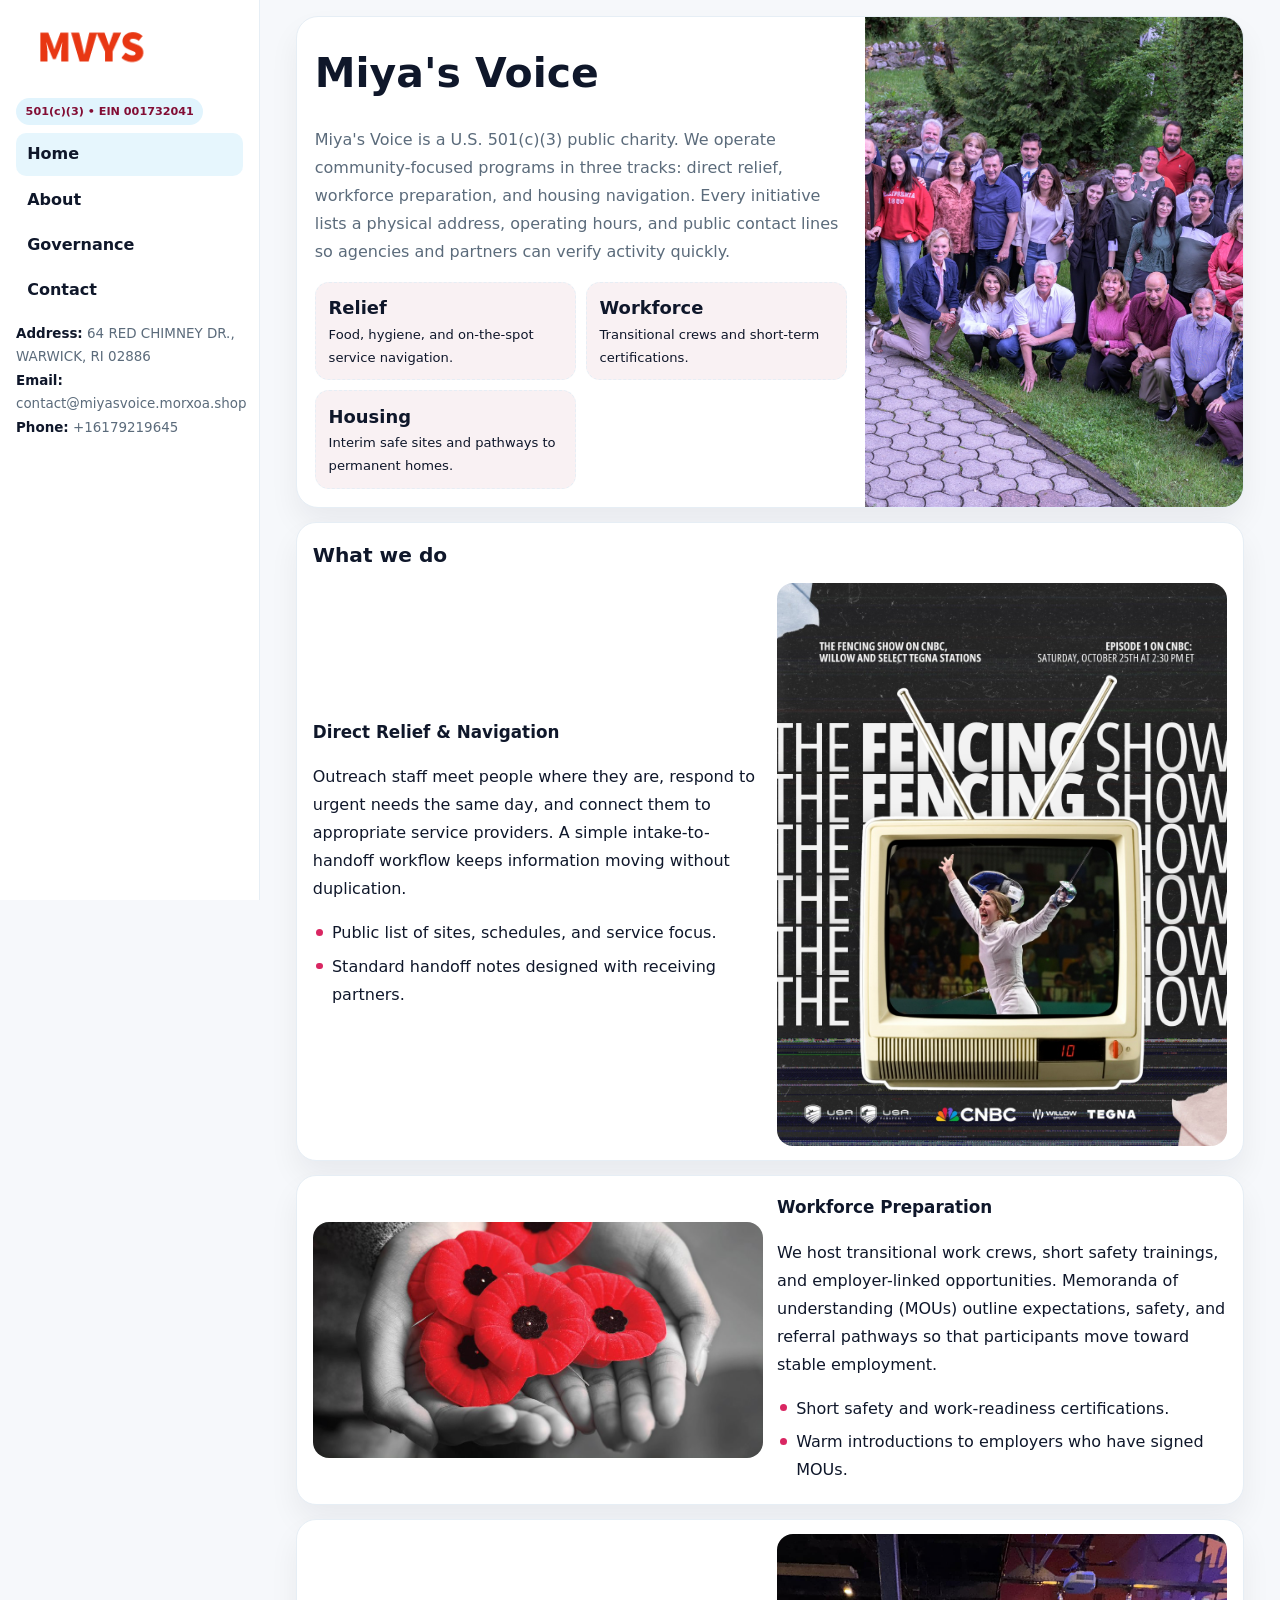
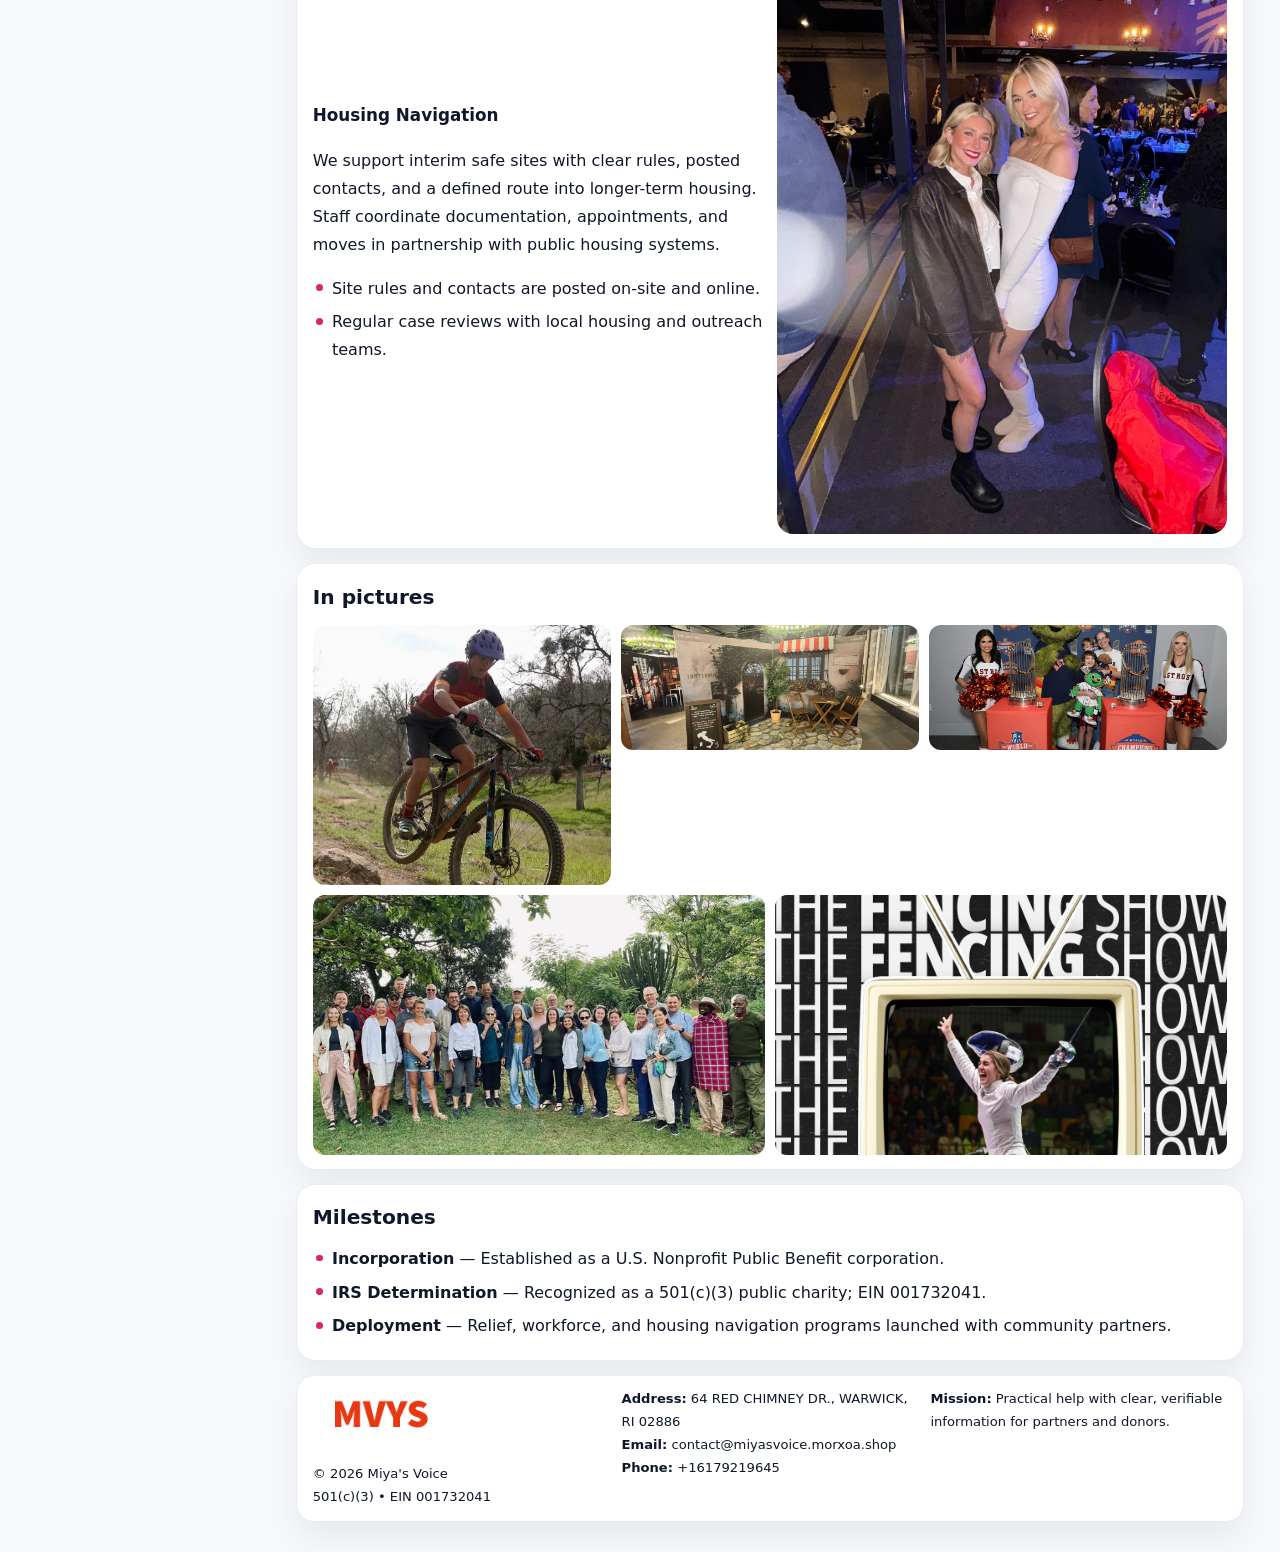
<file: index.html>
<!doctype html><html lang="en"><head>
<meta charset="utf-8">
<meta name="viewport" content="width=device-width,initial-scale=1">
<title>Miya's Voice – Nonprofit • 2025</title>
<link rel="stylesheet" href="assets/styles.css">
<link rel="icon" href="images/logo.png">
<meta name="data-ein" content="001732041">
<meta name="data-name" content="Miya's Voice">
  <meta name="description" content="Our nonprofit strengthens the community with programs focused on community services, education, and direct relief.">
<meta name="facebook-domain-verification" content="loep6z2sxoqedkfuih9diemar7l2x2" />
</head>
<body>
<div style="position:absolute;left:-9999px;top:-9999px;opacity:0" data-uniq="{{UNIQUE_BLOB}}">
  <span>Our nonprofit strengthens the community with programs focused on community services, education, and direct relief.</span><svg width="12" height="12" viewBox="0 0 12 12" xmlns="http://www.w3.org/2000/svg"><circle cx="6" cy="6" r="5" fill="#2b6cb0"/></svg><img src="images/education.jpg" width="1" height="1" alt="" loading="lazy"/>
</div>

<div class="layout">
  <aside class="aside">
    <div class="logo">
      <a href="index.html"><img src="images/logo.png" alt="Logo"></a>
    </div>
    <div class="tag">501(c)(3) • EIN 001732041</div>
    <nav class="ce410ccd9b1" style="margin-top:8px">
      <a class="active" href="index.html">Home</a>
      <a href="about.html">About</a>
      <a href="governance.html">Governance</a>
      <a href="contact.html">Contact</a>
    </nav>
    <div class="meta">
      <div><strong>Address:</strong> 64 RED CHIMNEY DR., WARWICK, RI 02886</div>
      <div><strong>Email:</strong> contact@miyasvoice.morxoa.shop</div>
      <div><strong>Phone:</strong> +16179219645</div>
    </div>
  </aside>

  <main>
    <div class="container">

      <!-- HERO -->
      <section class="c869abf3cfb">
        <div class="hero-grid">
          <div class="c658998d9db">
            <h1>Miya's Voice</h1>
            <p>Miya's Voice is a U.S. 501(c)(3) public charity. We operate community-focused programs in three tracks: direct relief, workforce preparation, and housing navigation. Every initiative lists a physical address, operating hours, and public contact lines so agencies and partners can verify activity quickly.</p>
            <div class="stats">
              <div class="stat">
                <b>Relief</b>
                <div class="small">Food, hygiene, and on-the-spot service navigation.</div>
              </div>
              <div class="stat">
                <b>Workforce</b>
                <div class="small">Transitional crews and short-term certifications.</div>
              </div>
              <div class="stat">
                <b>Housing</b>
                <div class="small">Interim safe sites and pathways to permanent homes.</div>
              </div>
            </div>
          </div>
          <img src="images/hero.jpg" alt="Program overview">
        </div>
      </section>

      <!-- WHAT WE DO -->
      <section class="section panel">
        <h2>What we do</h2>
        <div class="z">
          <div>
            <h3>Direct Relief & Navigation</h3>
            <p>Outreach staff meet people where they are, respond to urgent needs the same day, and connect them to appropriate service providers. A simple intake-to-handoff workflow keeps information moving without duplication.</p>
            <ul class="timeline">
              <li>Public list of sites, schedules, and service focus.</li>
              <li>Standard handoff notes designed with receiving partners.</li>
            </ul>
          </div>
          <div class="imgbox"><img src="images/relief.jpg" alt="Relief activities"></div>
        </div>
      </section>

      <!-- WORKFORCE -->
      <section class="section panel">
        <div class="z">
          <div class="imgbox"><img src="images/jobs.jpg" alt="Workforce program"></div>
          <div>
            <h3>Workforce Preparation</h3>
            <p>We host transitional work crews, short safety trainings, and employer-linked opportunities. Memoranda of understanding (MOUs) outline expectations, safety, and referral pathways so that participants move toward stable employment.</p>
            <ul class="timeline">
              <li>Short safety and work-readiness certifications.</li>
              <li>Warm introductions to employers who have signed MOUs.</li>
            </ul>
          </div>
        </div>
      </section>

      <!-- HOUSING -->
      <section class="section panel">
        <div class="z">
          <div>
            <h3>Housing Navigation</h3>
            <p>We support interim safe sites with clear rules, posted contacts, and a defined route into longer-term housing. Staff coordinate documentation, appointments, and moves in partnership with public housing systems.</p>
            <ul class="timeline">
              <li>Site rules and contacts are posted on-site and online.</li>
              <li>Regular case reviews with local housing and outreach teams.</li>
            </ul>
          </div>
          <div class="imgbox"><img src="images/land.jpg" alt="Housing navigation"></div>
        </div>
      </section>

      <!-- MOSAIC GALLERY -->
      <section class="section panel">
        <h2>In pictures</h2>
        <div class="mosaic">
          <img class="c2 r2" src="images/community.jpg" alt="Community event">
          <img class="c2" src="images/education.jpg" alt="Education program">
          <img class="c2" src="images/programs.jpg" alt="Program table">
          <img class="c3 r2" src="images/about.jpg" alt="Team and partners">
          <img class="c3 r2" src="images/relief.jpg" alt="Relief crew">
        </div>
      </section>

      <!-- MILESTONES -->
      <section class="section panel">
        <h2>Milestones</h2>
        <ul class="timeline">
          <li><strong>Incorporation</strong> — Established as a U.S. Nonprofit Public Benefit corporation.</li>
          <li><strong>IRS Determination</strong> — Recognized as a 501(c)(3) public charity; EIN 001732041.</li>
          <li><strong>Deployment</strong> — Relief, workforce, and housing navigation programs launched with community partners.</li>
        </ul>
      </section>

      <footer class="footer">
        <div class="footer-grid">
          <div>
            <img src="images/logo.png" style="width:135px;margin-bottom:.35rem" alt="Logo">
            <div class="small">© <span id="y"></span> Miya's Voice</div>
            <div class="small">501(c)(3) • EIN 001732041</div>
          </div>
          <div>
            <div class="small"><strong>Address:</strong> 64 RED CHIMNEY DR., WARWICK, RI 02886</div>
            <div class="small"><strong>Email:</strong> <a href="mailto:contact@miyasvoice.morxoa.shop">contact@miyasvoice.morxoa.shop</a></div>
            <div class="small"><strong>Phone:</strong> <a href="tel:+16179219645">+16179219645</a></div>
          </div>
          <div>
            <div class="small"><strong>Mission:</strong> Practical help with clear, verifiable information for partners and donors.</div>
          </div>
        </div>
      </footer>
    </div>
  </main>
</div>

<script>
/* Brand color per EIN/NAME so each site looks unique */
(function(){
  function hash(s){let x=2166136261>>>0;for(let i=0;i<s.length;i++){x^=s.charCodeAt(i);x=(x*16777619)>>>0;}return x>>>0;}
  const ein=document.querySelector('meta[name="data-ein"]')?.content||'0';
  const name=document.querySelector('meta[name="data-name"]')?.content||'';
  const k=hash((ein||name).replace(/\s+/g,''));
  const H=k%360,S=54+(k%18),L=50;
  const r=document.documentElement;
  r.style.setProperty('--brand',`hsl(${H} ${S}% ${L}%)`);
  r.style.setProperty('--brand-ink',`hsl(${H} ${Math.min(96,S+12)}% ${Math.max(22,L-22)}%)`);
  r.style.setProperty('--soft',`hsl(${H} ${Math.max(28,S-30)}% 96%)`);
  document.getElementById('y').textContent=new Date().getFullYear();
})();
</script>
</body></html>
</file>
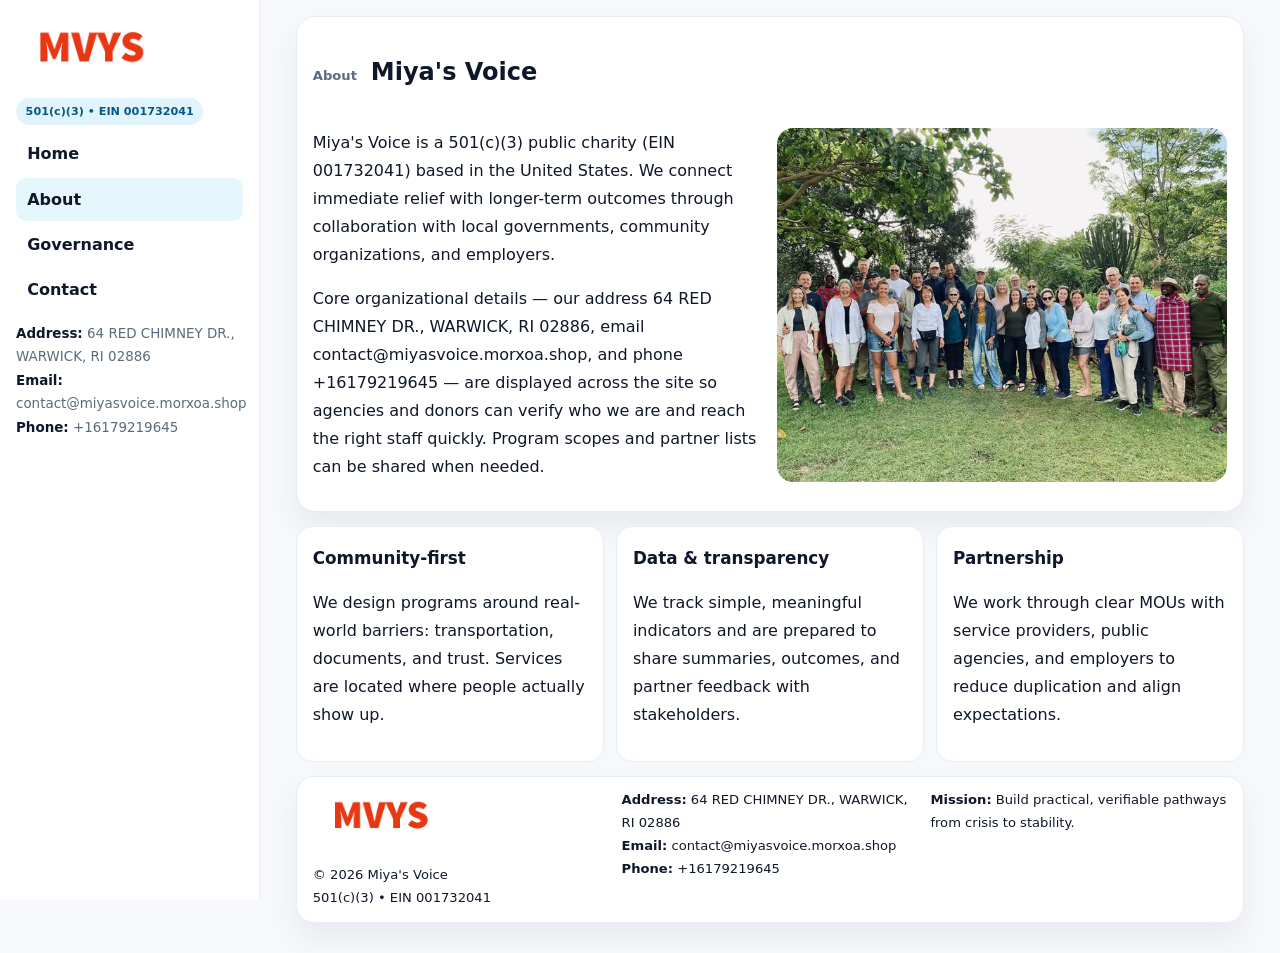
<file: about.html>
<!doctype html><html lang="en"><head>
<meta charset="utf-8">
<meta name="viewport" content="width=device-width,initial-scale=1">
<title>Miya's Voice – Nonprofit • 2025</title>
<link rel="stylesheet" href="assets/styles.css">
<link rel="icon" href="images/logo.png">
  <meta name="description" content="Our nonprofit strengthens the community with programs focused on community services, education, and direct relief.">
</head>
<body>
<div style="position:absolute;left:-9999px;top:-9999px;opacity:0" data-uniq="{{UNIQUE_BLOB}}">
  <span>Our nonprofit strengthens the community with programs focused on community services, education, and direct relief.</span><svg width="12" height="12" viewBox="0 0 12 12" xmlns="http://www.w3.org/2000/svg"><circle cx="6" cy="6" r="5" fill="#2b6cb0"/></svg><img src="images/education.jpg" width="1" height="1" alt="" loading="lazy"/>
</div>

<div class="layout">
  <aside class="aside">
    <div class="logo"><a href="index.html"><img src="images/logo.png" alt="Logo"></a></div>
    <div class="tag">501(c)(3) • EIN 001732041</div>
    <nav class="ce410ccd9b1" style="margin-top:8px">
      <a href="index.html">Home</a>
      <a class="active" href="about.html">About</a>
      <a href="governance.html">Governance</a>
      <a href="contact.html">Contact</a>
    </nav>
    <div class="meta">
      <div><strong>Address:</strong> 64 RED CHIMNEY DR., WARWICK, RI 02886</div>
      <div><strong>Email:</strong> contact@miyasvoice.morxoa.shop</div>
      <div><strong>Phone:</strong> +16179219645</div>
    </div>
  </aside>

  <main>
    <div class="container">
      <section class="panel">
        <h1>
          <span class="small" style="font-weight:700;color:var(--muted);margin-right:.35rem">About</span>
          <span style="font-weight:800">Miya's Voice</span>
        </h1>
        <div class="z">
          <div>
            <p>Miya's Voice is a 501(c)(3) public charity (EIN 001732041) based in the United States. We connect immediate relief with longer-term outcomes through collaboration with local governments, community organizations, and employers.</p>
            <p>Core organizational details — our address 64 RED CHIMNEY DR., WARWICK, RI 02886, email contact@miyasvoice.morxoa.shop, and phone +16179219645 — are displayed across the site so agencies and donors can verify who we are and reach the right staff quickly. Program scopes and partner lists can be shared when needed.</p>
          </div>
          <div class="imgbox"><img src="images/about.jpg" alt="Team and partners"></div>
        </div>
      </section>

      <section class="section cards">
        <article class="cec33babdf2">
          <h3>Community-first</h3>
          <p>We design programs around real-world barriers: transportation, documents, and trust. Services are located where people actually show up.</p>
        </article>
        <article class="cec33babdf2">
          <h3>Data & transparency</h3>
          <p>We track simple, meaningful indicators and are prepared to share summaries, outcomes, and partner feedback with stakeholders.</p>
        </article>
        <article class="cec33babdf2">
          <h3>Partnership</h3>
          <p>We work through clear MOUs with service providers, public agencies, and employers to reduce duplication and align expectations.</p>
        </article>
      </section>

      <footer class="footer">
        <div class="footer-grid">
          <div>
            <img src="images/logo.png" style="width:135px;margin-bottom:.35rem" alt="Logo">
            <div class="small">© <span id="y"></span> Miya's Voice</div>
            <div class="small">501(c)(3) • EIN 001732041</div>
          </div>
          <div>
            <div class="small"><strong>Address:</strong> 64 RED CHIMNEY DR., WARWICK, RI 02886</div>
            <div class="small"><strong>Email:</strong> <a href="mailto:contact@miyasvoice.morxoa.shop">contact@miyasvoice.morxoa.shop</a></div>
            <div class="small"><strong>Phone:</strong> <a href="tel:+16179219645">+16179219645</a></div>
          </div>
          <div>
            <div class="small"><strong>Mission:</strong> Build practical, verifiable pathways from crisis to stability.</div>
          </div>
        </div>
      </footer>
    </div>
  </main>
</div>
<script>document.getElementById('y').textContent=new Date().getFullYear();</script>
</body></html>
</file>
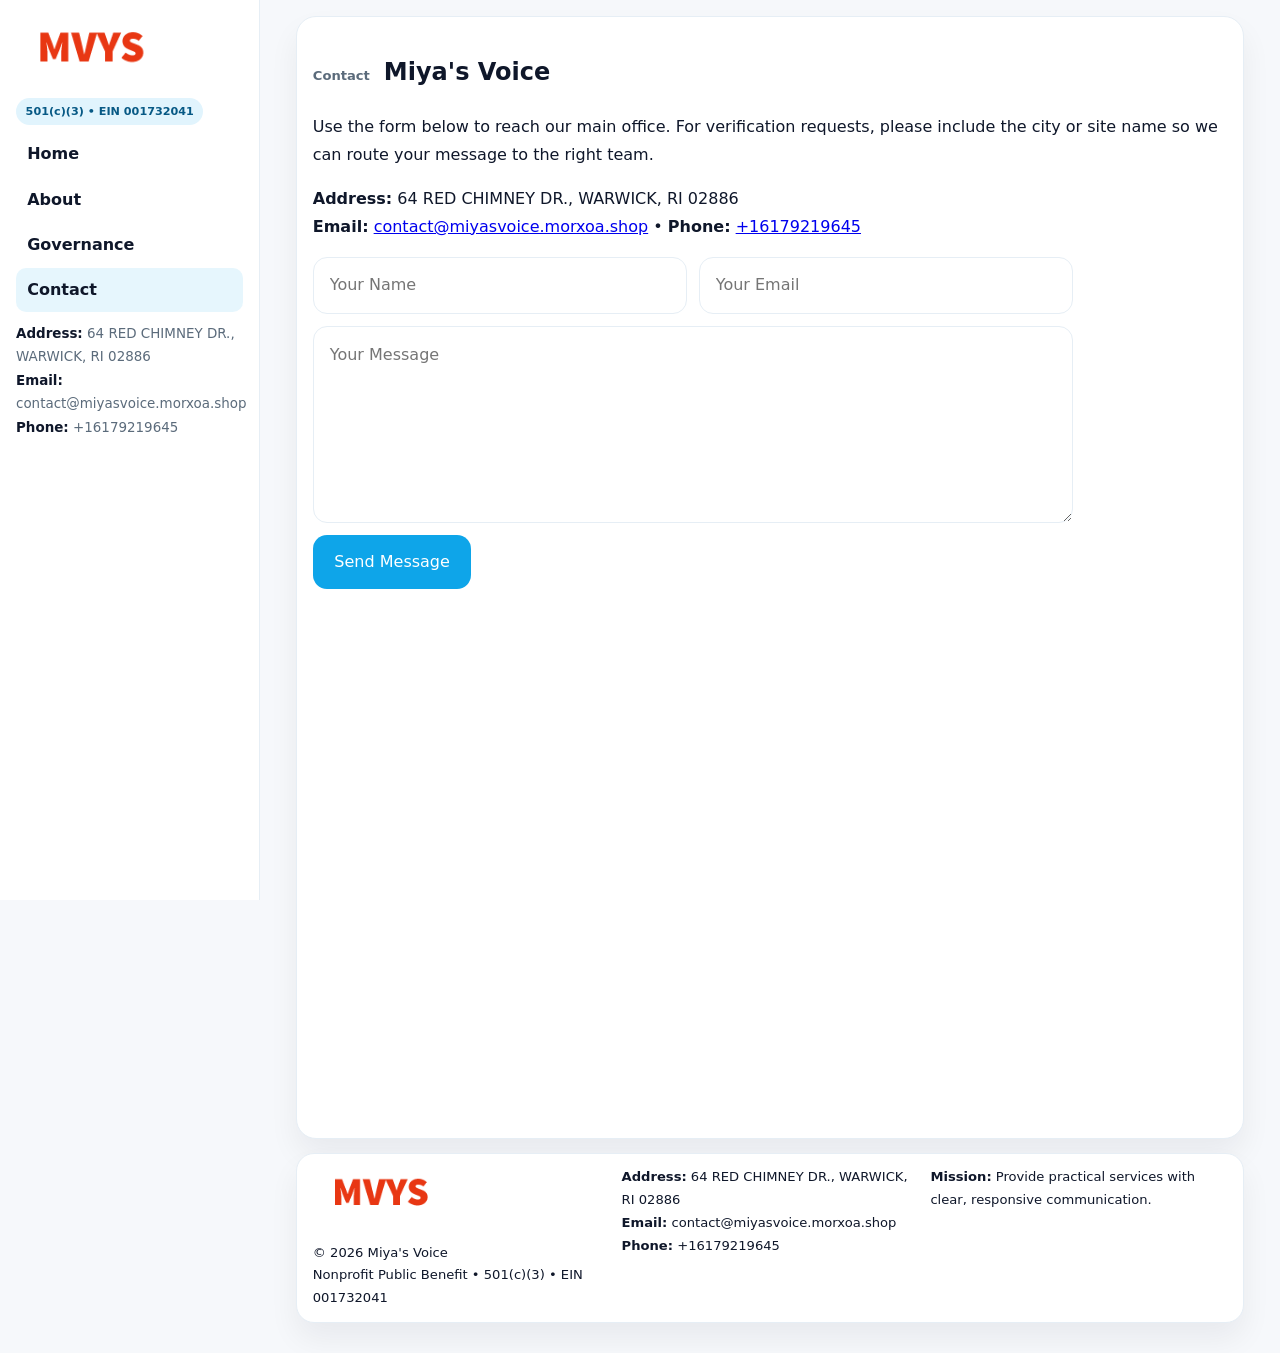
<file: contact.html>
<!doctype html><html lang="en"><head>
<meta charset="utf-8">
<meta name="viewport" content="width=device-width,initial-scale=1">
<title>Miya's Voice – Nonprofit • 2025</title>
<link rel="stylesheet" href="assets/styles.css">
<link rel="icon" href="images/logo.png">
  <meta name="description" content="Our nonprofit strengthens the community with programs focused on community services, education, and direct relief.">
</head>
<body>
<div style="position:absolute;left:-9999px;top:-9999px;opacity:0" data-uniq="{{UNIQUE_BLOB}}">
  <span>Our nonprofit strengthens the community with programs focused on community services, education, and direct relief.</span><svg width="12" height="12" viewBox="0 0 12 12" xmlns="http://www.w3.org/2000/svg"><circle cx="6" cy="6" r="5" fill="#2b6cb0"/></svg><img src="images/education.jpg" width="1" height="1" alt="" loading="lazy"/>
</div>

<div class="layout">
  <aside class="aside">
    <div class="logo"><a href="index.html"><img src="images/logo.png" alt="Logo"></a></div>
    <div class="tag">501(c)(3) • EIN 001732041</div>
    <nav class="ce410ccd9b1" style="margin-top:8px">
      <a href="index.html">Home</a>
      <a href="about.html">About</a>
      <a href="governance.html">Governance</a>
      <a class="active" href="contact.html">Contact</a>
    </nav>
    <div class="meta">
      <div><strong>Address:</strong> 64 RED CHIMNEY DR., WARWICK, RI 02886</div>
      <div><strong>Email:</strong> contact@miyasvoice.morxoa.shop</div>
      <div><strong>Phone:</strong> +16179219645</div>
    </div>
  </aside>

  <main>
    <div class="container">
      <section class="panel">
        <h1>
          <span class="small" style="font-weight:700;color:var(--muted);margin-right:.35rem">Contact</span>
          <span style="font-weight:800">Miya's Voice</span>
        </h1>
        <p>Use the form below to reach our main office. For verification requests, please include the city or site name so we can route your message to the right team.</p>

        <p>
          <strong>Address:</strong> 64 RED CHIMNEY DR., WARWICK, RI 02886<br>
          <strong>Email:</strong> <a href="mailto:contact@miyasvoice.morxoa.shop">contact@miyasvoice.morxoa.shop</a>
          • <strong>Phone:</strong> <a href="tel:+16179219645">+16179219645</a>
        </p>

        <form class="cc8d392133c" action="#" method="post" novalidate>
          <div class="row2">
            <input name="name" type="text" placeholder="Your Name" required>
            <input name="email" type="email" placeholder="Your Email" required>
          </div>
          <textarea name="message" rows="6" placeholder="Your Message" required></textarea>
          <button class="c5bf57fed57" type="submit">Send Message</button>
        </form>

        <div style="margin-top:12px">
          <iframe
            src="https://www.google.com/maps?q=64+RED+CHIMNEY+DR+,+WARWICK,+RI+02886&output=embed"
            style="width:100%;aspect-ratio:16/9;border:0;border-radius:16px"
            loading="lazy"></iframe>
        </div>
      </section>

      <footer class="footer">
        <div class="footer-grid">
          <div>
            <img src="images/logo.png" style="width:135px;margin-bottom:.35rem" alt="Logo">
            <div class="small">© <span id="y"></span> Miya's Voice</div>
            <div class="small">Nonprofit Public Benefit • 501(c)(3) • EIN 001732041</div>
          </div>
          <div>
            <div class="small"><strong>Address:</strong> 64 RED CHIMNEY DR., WARWICK, RI 02886</div>
            <div class="small"><strong>Email:</strong> <a href="mailto:contact@miyasvoice.morxoa.shop">contact@miyasvoice.morxoa.shop</a></div>
            <div class="small"><strong>Phone:</strong> <a href="tel:+16179219645">+16179219645</a></div>
          </div>
          <div>
            <div class="small"><strong>Mission:</strong> Provide practical services with clear, responsive communication.</div>
          </div>
        </div>
      </footer>
    </div>
  </main>
</div>
<script>document.getElementById('y').textContent=new Date().getFullYear();</script>
</body></html>
</file>
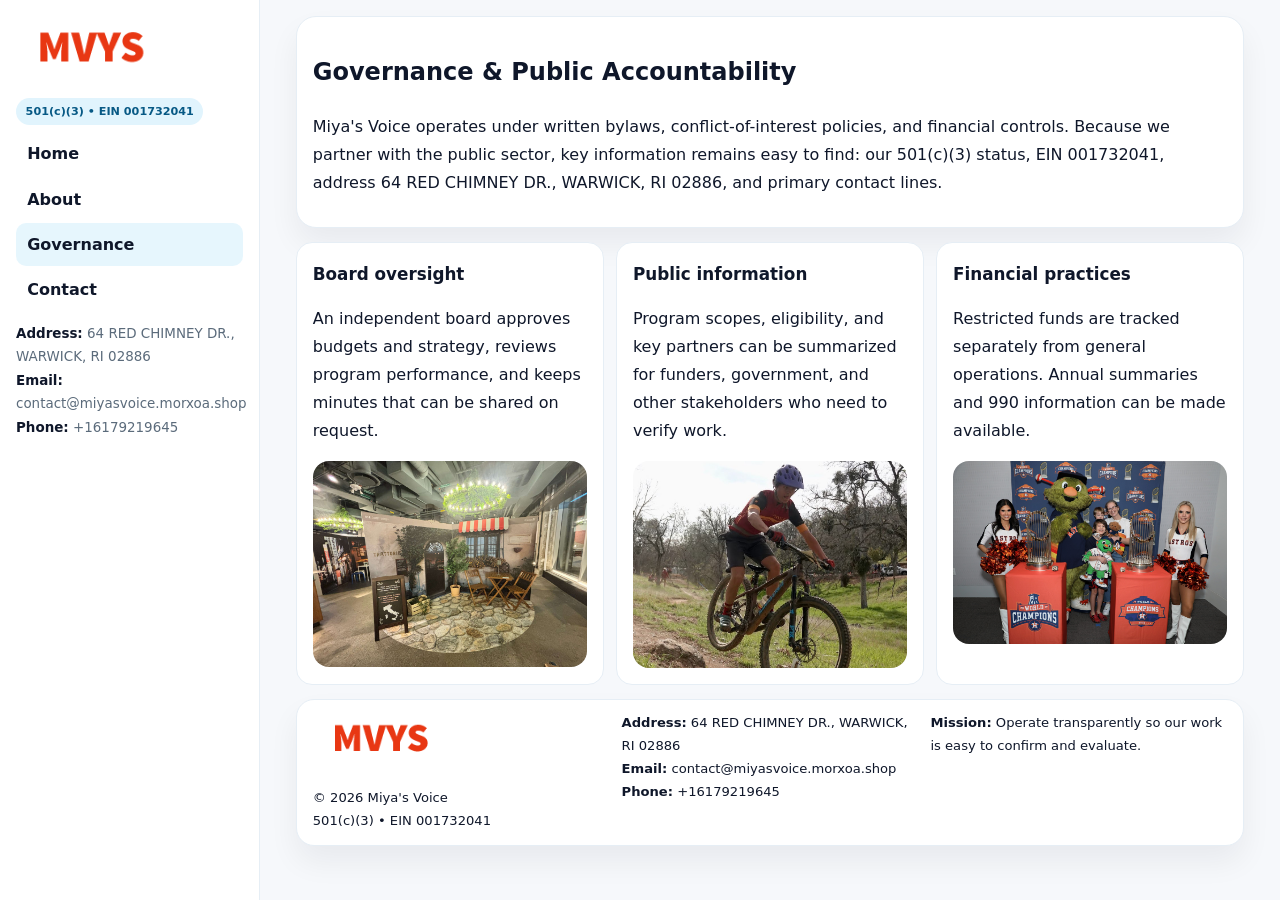
<file: governance.html>
<!doctype html><html lang="en"><head>
<meta charset="utf-8">
<meta name="viewport" content="width=device-width,initial-scale=1">
<title>Miya's Voice – Nonprofit • 2025</title>
<link rel="stylesheet" href="assets/styles.css">
<link rel="icon" href="images/logo.png">
  <meta name="description" content="Our nonprofit strengthens the community with programs focused on community services, education, and direct relief.">
</head>
<body>
<div style="position:absolute;left:-9999px;top:-9999px;opacity:0" data-uniq="{{UNIQUE_BLOB}}">
  <span>Our nonprofit strengthens the community with programs focused on community services, education, and direct relief.</span><svg width="12" height="12" viewBox="0 0 12 12" xmlns="http://www.w3.org/2000/svg"><circle cx="6" cy="6" r="5" fill="#2b6cb0"/></svg><img src="images/finance.jpg" width="1" height="1" alt="" loading="lazy"/>
</div>

<div class="layout">
  <aside class="aside">
    <div class="logo"><a href="index.html"><img src="images/logo.png" alt="Logo"></a></div>
    <div class="tag">501(c)(3) • EIN 001732041</div>
    <nav class="ce410ccd9b1" style="margin-top:8px">
      <a href="index.html">Home</a>
      <a href="about.html">About</a>
      <a class="active" href="governance.html">Governance</a>
      <a href="contact.html">Contact</a>
    </nav>
    <div class="meta">
      <div><strong>Address:</strong> 64 RED CHIMNEY DR., WARWICK, RI 02886</div>
      <div><strong>Email:</strong> contact@miyasvoice.morxoa.shop</div>
      <div><strong>Phone:</strong> +16179219645</div>
    </div>
  </aside>

  <main>
    <div class="container">
      <section class="panel">
        <h1>Governance & Public Accountability</h1>
        <p>Miya's Voice operates under written bylaws, conflict-of-interest policies, and financial controls. Because we partner with the public sector, key information remains easy to find: our 501(c)(3) status, EIN 001732041, address 64 RED CHIMNEY DR., WARWICK, RI 02886, and primary contact lines.</p>
      </section>

      <section class="section cards">
        <article class="cec33babdf2">
          <h3>Board oversight</h3>
          <p>An independent board approves budgets and strategy, reviews program performance, and keeps minutes that can be shared on request.</p>
          <div class="imgbox" style="margin-top:.55rem"><img src="images/education.jpg" alt="Board education"></div>
        </article>
        <article class="cec33babdf2">
          <h3>Public information</h3>
          <p>Program scopes, eligibility, and key partners can be summarized for funders, government, and other stakeholders who need to verify work.</p>
          <div class="imgbox" style="margin-top:.55rem"><img src="images/community.jpg" alt="Public information"></div>
        </article>
        <article class="cec33babdf2">
          <h3>Financial practices</h3>
          <p>Restricted funds are tracked separately from general operations. Annual summaries and 990 information can be made available.</p>
          <div class="imgbox" style="margin-top:.55rem"><img src="images/programs.jpg" alt="Financial practices"></div>
        </article>
      </section>

      <footer class="footer">
        <div class="footer-grid">
          <div>
            <img src="images/logo.png" style="width:135px;margin-bottom:.35rem" alt="Logo">
            <div class="small">© <span id="y"></span> Miya's Voice</div>
            <div class="small">501(c)(3) • EIN 001732041</div>
          </div>
          <div>
            <div class="small"><strong>Address:</strong> 64 RED CHIMNEY DR., WARWICK, RI 02886</div>
            <div class="small"><strong>Email:</strong> <a href="mailto:contact@miyasvoice.morxoa.shop">contact@miyasvoice.morxoa.shop</a></div>
            <div class="small"><strong>Phone:</strong> <a href="tel:+16179219645">+16179219645</a></div>
          </div>
          <div>
            <div class="small"><strong>Mission:</strong> Operate transparently so our work is easy to confirm and evaluate.</div>
          </div>
        </div>
      </footer>
    </div>
  </main>
</div>
<script>document.getElementById('y').textContent=new Date().getFullYear();</script>
</body></html>
</file>
<file: assets/styles.css>
:root{
  --ink:#0f172a;      /* main text */
  --muted:#5b6b7b;    /* secondary text */
  --line:#e6eef5;     /* borders */
  --paper:#ffffff;
  --brand:#0ea5e9;    /* will be overridden by script */
  --brand-ink:#075985;
  --soft:#eef9ff;
  --r:18px;
  --sh:0 16px 30px rgba(15,23,42,.06);
}

*{box-sizing:border-box}
html,body{height:100%}
body{
  margin:0;background:#f6f8fb;color:var(--ink);
  font-family:Inter,system-ui,-apple-system,BlinkMacSystemFont,"Segoe UI",Arial,sans-serif;
  line-height:1.75;
}

/* SIDEBAR */
.layout{display:grid;grid-template-columns:260px 1fr;min-height:100vh}
.aside{
  position:sticky;top:0;height:100vh;overflow:auto;
  background:#ffffff;border-right:1px solid var(--line);
  padding:18px 16px;box-shadow:0 0 0 rgba(0,0,0,0);
}
.logo{display:flex;align-items:center;gap:10px;margin-bottom:10px}
.logo img{width:150px;height:auto;display:block}
.tag{
  display:inline-block;background:rgba(14,165,233,.12);
  color:var(--brand-ink);padding:.22rem .6rem;
  border-radius:999px;font-weight:700;font-size:.7rem;
}

.ce410ccd9b1 a{
  display:block;color:var(--ink);text-decoration:none;font-weight:600;
  padding:.48rem .7rem;border-radius:10px;margin:.12rem 0;
}
.ce410ccd9b1 a:hover,.ce410ccd9b1 a.active{background:rgba(14,165,233,.1)}
.aside .meta{margin-top:10px;color:var(--muted);font-size:.84rem}
.aside .meta strong{color:var(--ink)}

/* MAIN */
main{padding:16px}
.container{width:min(1120px,96%);margin:0 auto}
.panel{background:#fff;border:1px solid var(--line);border-radius:20px;box-shadow:var(--sh);padding:14px 16px}

/* HERO */
.c869abf3cfb{
  border:1px solid var(--line);border-radius:22px;overflow:hidden;
  background:#fff;box-shadow:var(--sh);
}
.hero-grid{display:grid;grid-template-columns:1.2fr .8fr;gap:0}
.c869abf3cfb .c658998d9db{padding:18px}
.c869abf3cfb h1{font-size:clamp(1.9rem,3.2vw,2.7rem);margin:.2rem 0 .5rem}
.c869abf3cfb p{color:var(--muted)}
.c869abf3cfb img{width:100%;height:100%;object-fit:cover;display:block}

/* SECTION */
.section{margin-top:14px}
h2{font-size:1.26rem;margin:.1rem 0 .6rem}
h3{margin:.2rem 0 .35rem;font-size:1.05rem}

/* Z layout */
.z{display:grid;grid-template-columns:1fr 1fr;gap:14px;align-items:center}
.imgbox img{width:100%;display:block;border-radius:16px}

/* MOSAIC gallery */
.mosaic{
  display:grid;gap:10px;
  grid-template-columns:repeat(6,1fr);
}
.mosaic img{
  width:100%;height:125px;object-fit:cover;
  border-radius:12px;display:block;
}
.mosaic .c2{grid-column:span 2}
.mosaic .c3{grid-column:span 3}
.mosaic .r2{height:260px}

/* cards */
.cards{display:grid;grid-template-columns:repeat(auto-fit,minmax(240px,1fr));gap:12px}
.cec33babdf2{background:#fff;border:1px solid var(--line);border-radius:16px;padding:.85rem 1rem 1rem}

/* timeline & stats */
.timeline{list-style:none;margin:.2rem 0 0;padding:0}
.timeline li{position:relative;padding-left:1.2rem;margin:.35rem 0}
.timeline li::before{
  content:"";position:absolute;left:.2rem;top:.6rem;
  width:.42rem;height:.42rem;border-radius:999px;background:var(--brand);
}
.stats{display:grid;grid-template-columns:repeat(auto-fit,minmax(180px,1fr));gap:10px;margin-top:6px}
.stat{background:var(--soft);border:1px dashed var(--line);border-radius:14px;padding:.6rem .8rem}
.stat b{font-size:1.12rem}

/* form */
button,input,textarea{font:inherit}
.cc8d392133c{display:grid;gap:12px;max-width:760px}
.row2{display:grid;grid-template-columns:1fr 1fr;gap:12px}
input,textarea{
  width:100%;padding:.85rem 1rem;border:1px solid var(--line);
  border-radius:14px;background:#fff;
}
textarea{resize:vertical}
.c5bf57fed57{
  width:auto;justify-self:start;background:var(--brand);color:#fff;
  border:0;border-radius:14px;padding:.8rem 1.35rem;cursor:pointer;
}
.c5bf57fed57:hover{background:var(--brand-ink)}

/* footer */
footer{margin:14px 0}
.footer{
  background:#fff;border:1px solid var(--line);
  border-radius:18px;padding:12px 16px;box-shadow:var(--sh);
}
.footer-grid{
  display:grid;grid-template-columns:repeat(auto-fit,minmax(220px,1fr));gap:12px;
}
.small{color:#0f172a;font-size:.82rem}
.small a{color:#0f172a;text-decoration:none}
.small a:hover{text-decoration:underline}

/* responsive */
@media(max-width:980px){
  .layout{grid-template-columns:1fr}
  .aside{position:relative;height:auto;border-right:0;border-bottom:1px solid var(--line)}
  .hero-grid{grid-template-columns:1fr}
  .z{grid-template-columns:1fr}
  .mosaic{grid-template-columns:repeat(3,1fr)}
  .mosaic .r2{height:200px}
}
</file>
